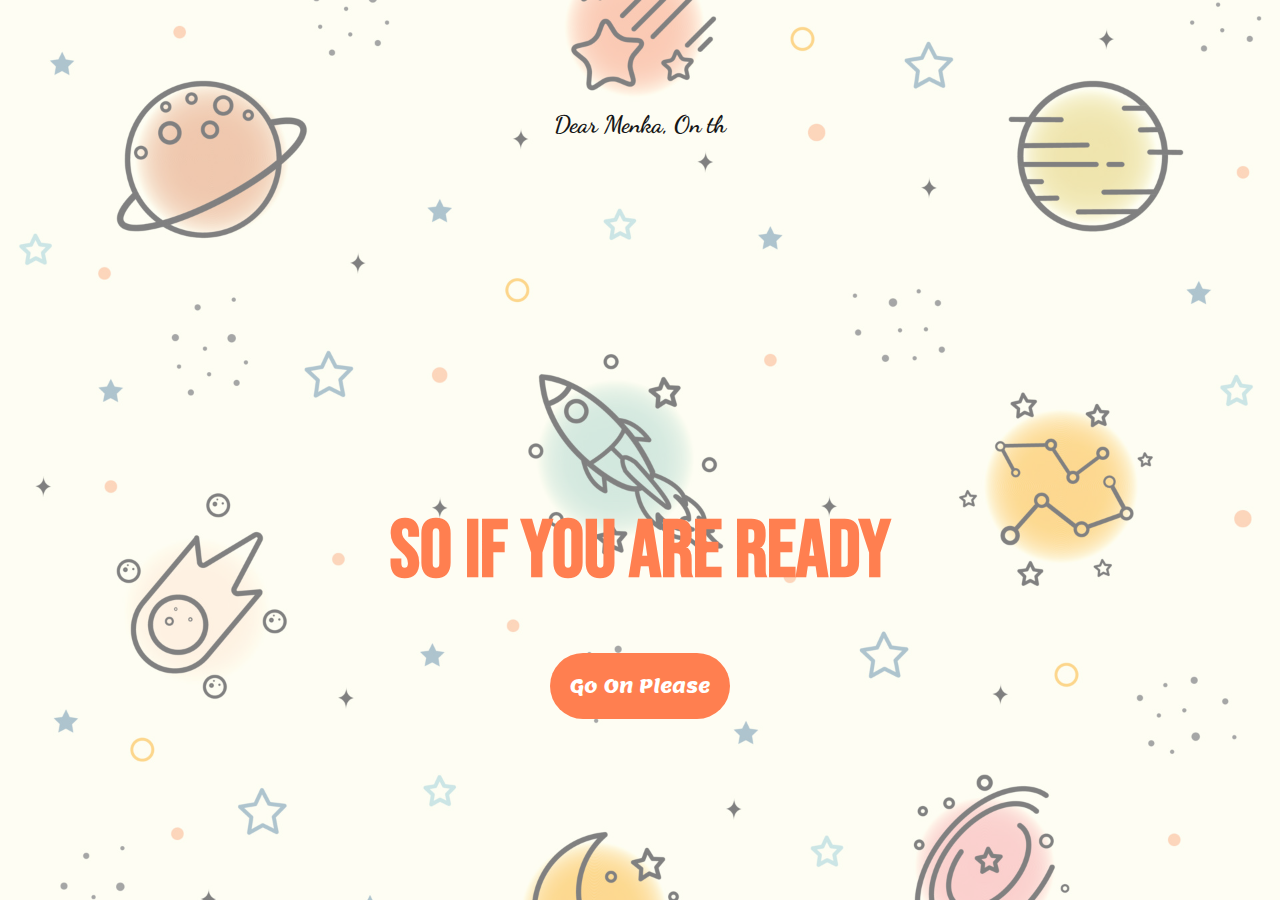
<file: index.html>
<!DOCTYPE html>
<html lang="en">

<head>
    <meta charset="UTF-8">
    <meta name="viewport" content="width=device-width, initial-scale=1.0">
    <title>Hello Cutie</title>
    <link rel="stylesheet" href="style.css">
</head>

<body>
    <div class="bg_heart"></div>

    <div class="container">
        <h2 id="text1"></h2>
    </div>
    <div class="next_Page">
        <h1>SO IF YOU ARE READY</h1>
        <button><a href="Notes.html">Go On Please</a></button>
    </div>
    <script src="script(index).js"></script>
</body>

</html>
</file>
<file: style.css>
@import url('https://fonts.googleapis.com/css2?family=Bebas+Neue&display=swap');
@import url('https://fonts.googleapis.com/css2?family=Lemon&display=swap');
@import url('https://fonts.googleapis.com/css2?family=Dancing+Script:wght@400..700&family=Pacifico&display=swap'); 

html,
body {
  margin: 0px;
  height: 100%;
}
.bg_heart {
  position: relative;
  top: 0;
  left: 0;
  width: 100%;
  height: 100%;
  overflow: hidden;
  background-image: url("Images/vecteezy_cute-seamless-pattern-for-kids-background-images-of-stars_6731475.jpg");
  opacity: 50%;
  background-size: 100vh 100vh;
  background-size: cover;
  z-index: -1;
  animation: change 60s infinite ease-in-out;
}

@keyframes change {
  0% {
    opacity: 50%;
    background-image: url("Images/vecteezy_seamless-pattern-rainbow-and-clouds-design-drawn-with-hand_3721259.jpg");
  }
  25% {
    opacity: 50%;
    background-image: url("Images/vecteezy_cute-panda-seamless-pattern-background-cartoon-panda-bears_7888290-1.jpg");
  }
  50% {
    opacity: 50%;
    background-image: url("Images/CloudSky09_generated.jpg");
  }
  80% {
    opacity: 50%;
    background-image: url("Images/vecteezy_cute-seamless-pattern-for-kids-background-images-of-stars_6731475.jpg");
  }
}

.container {
  /* border: 1px solid white; */
  position: absolute;
  top: 10%;
  left: 0;
  height: 40%;
  width: 100%;
  text-align: center;
  color: rgb(22, 22, 22);
  font-family: cursive;

  /* updated font/ */
  font-family: "Dancing Script", cursive;
  font-optical-sizing: auto;
  font-weight: 400;
  font-style: normal;

}

.next_Page{
    /* border: 1px solid white; */
  position: absolute;
  top: 50%;
  left: 0;
  height: 40%;
  width: 100%;
  text-align: center;
  color: coral;
  font-size: 2.5rem;
  font-family: 'Bebas Neue', sans-serif;
}

button{
    font-family: 'Lemon', serif;
    font-size: 1.2rem;
    color: white;
    background-color: coral;
    border: none;
    border-radius: 35px;
    padding: 20px;
}
button a {
    /* border: 1px solid white; */
    text-decoration: none;
    color: white;
}
</file>
